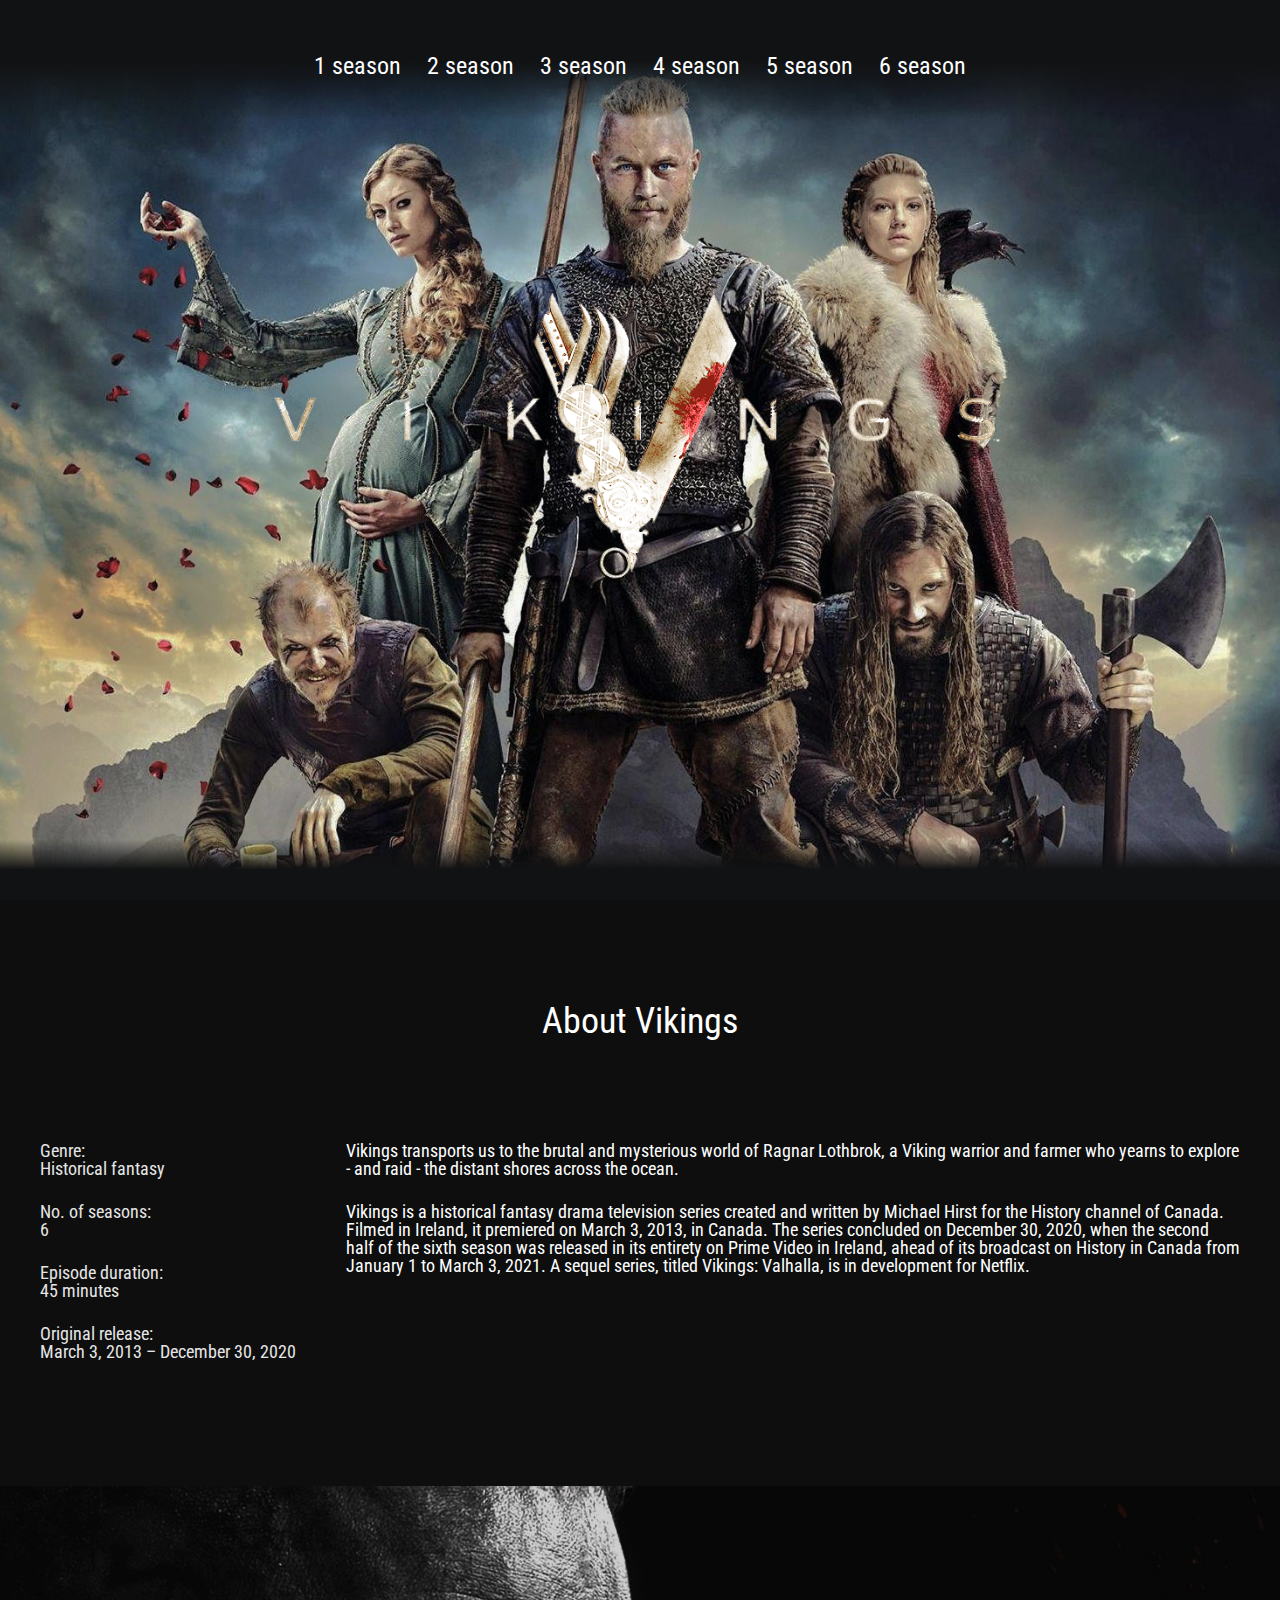
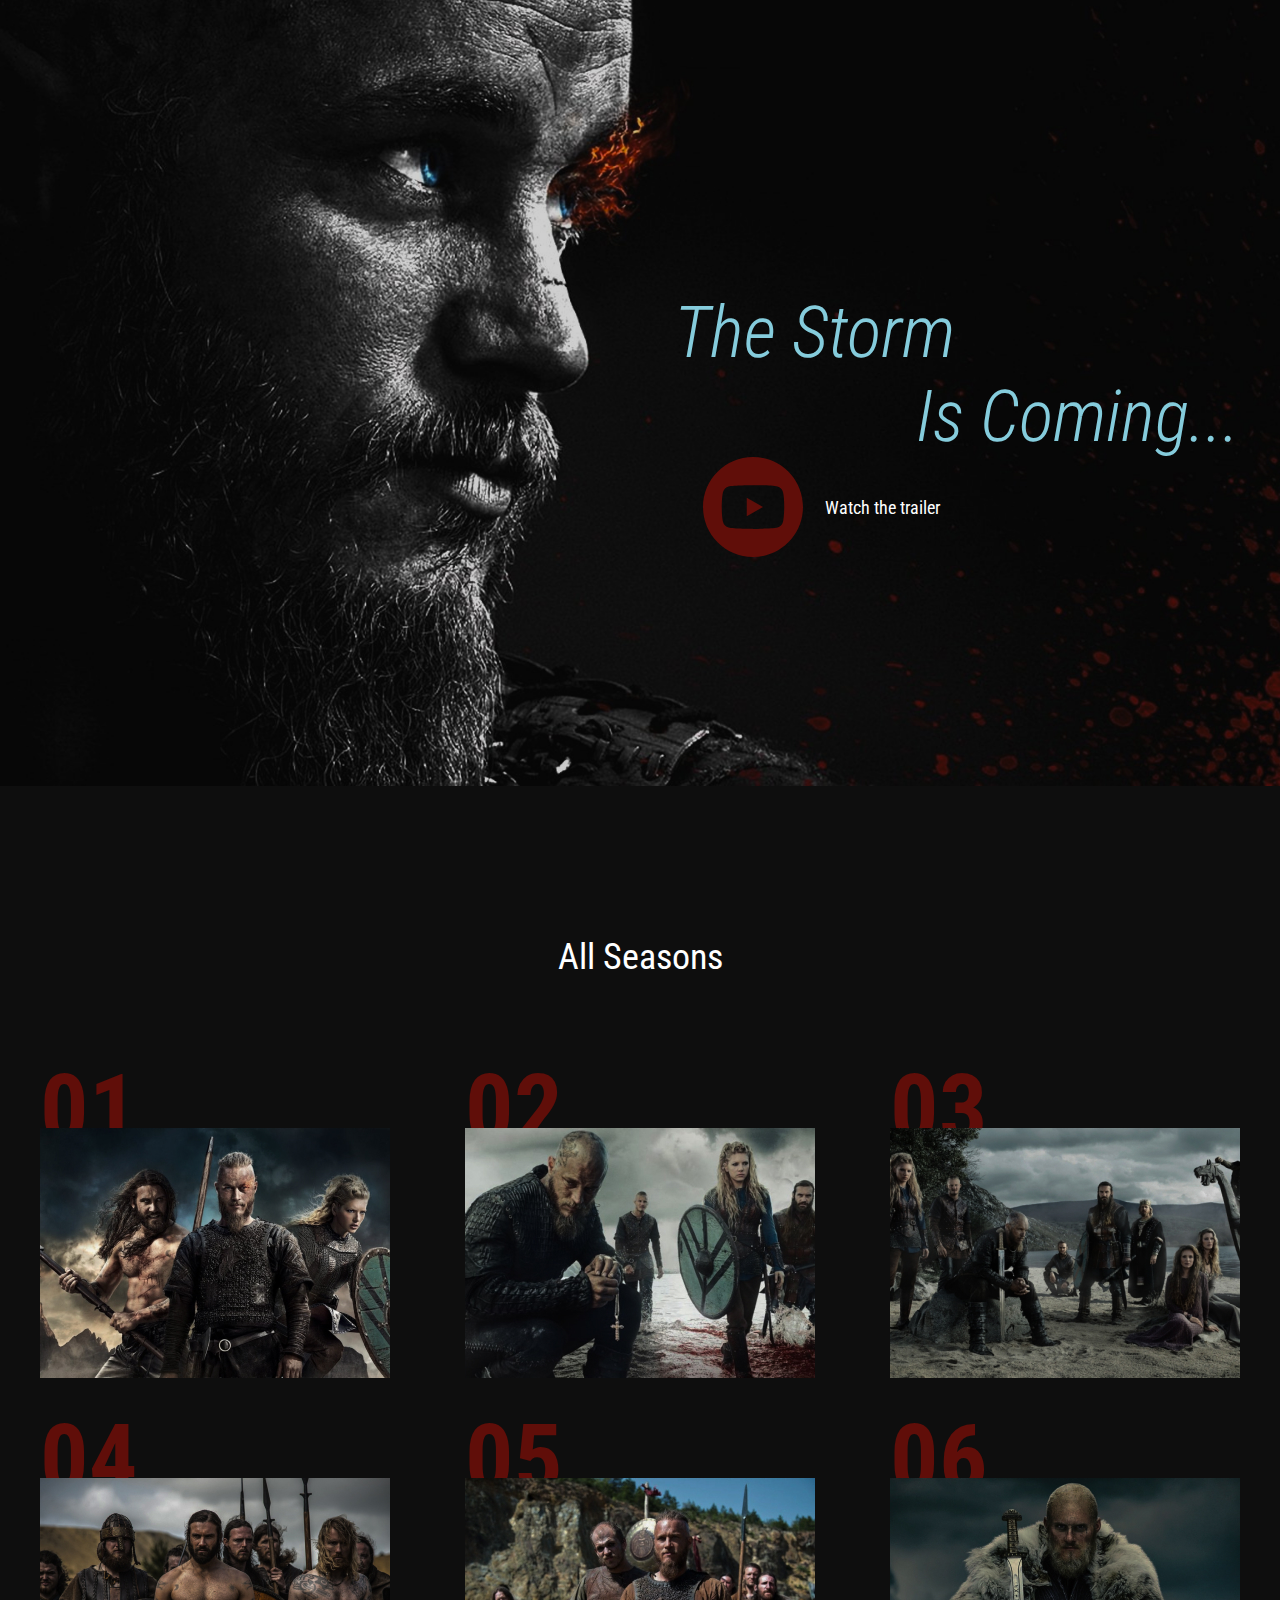
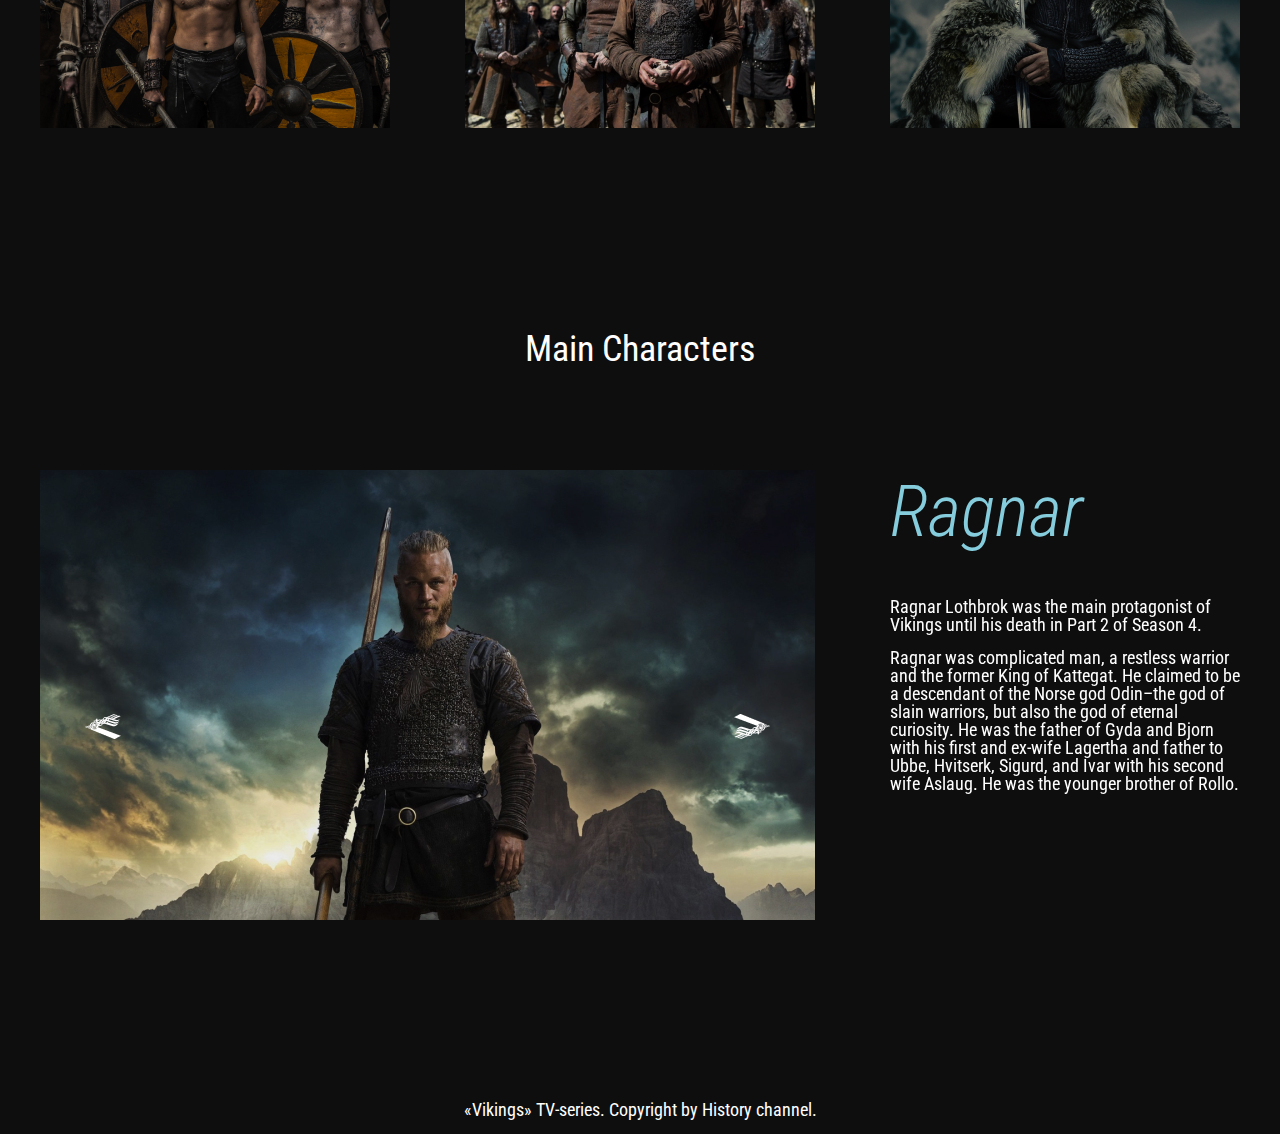
<file: index.html>
<!DOCTYPE html>
<html lang="en">
<head>
  <meta charset="UTF-8">
  <meta name="viewport" content="width=device-width, initial-scale=1.0">
  <meta http-equiv="X-UA-Compatible" content="ie=edge">
  <title>Vikings</title>
  <link rel="preconnect" href="https://fonts.gstatic.com">
  <link href="https://fonts.googleapis.com/css2?family=Roboto+Condensed:wght@300;400;700&display=swap" rel="stylesheet">
  <link rel="stylesheet" href="css/reset.css">
  <link rel="stylesheet" href="css/slick.css">
  <link rel="stylesheet" href="css/jquery.fancybox.css">
  <link rel="stylesheet" href="css/style.css">
</head>
<body>
  
  <!-- Header Start -->
  <header class="header">
    <nav class="menu">
      <button class="menu__btn">
        <span></span>
      </button>
      <ul class="menu__list">
        <li class="menu__list-item">
          <a class="menu__list-link"  href="season-1.html" >1 season</a>
        </li>
        <li class="menu__list-item">
          <a class="menu__list-link"  href="#" >2 season</a>
        </li>
        <li class="menu__list-item">
          <a class="menu__list-link"  href="#" >3 season</a>
        </li>
        <li class="menu__list-item">
          <a class="menu__list-link"  href="#" >4 season</a>
        </li>
        <li class="menu__list-item">
          <a class="menu__list-link"  href="#" >5 season</a>
        </li>
        <li class="menu__list-item">
          <a class="menu__list-link"  href="#" >6 season</a>
        </li>
      </ul>
    </nav>
    <div class="logo">
      <img class="logo__images" src="images/logo.png" alt="logo">
    </div>
  </header>
  <!-- Header End -->

  <!-- Section About Start -->
  <section class="about section-page">
    <div class="container">
      <h3 class="title">
        About Vikings
      </h3>
    <div class="about__inner">
        <ul class="about__info">
          <li class="about__info-item">
              Genre:
              <span>Historical fantasy</span>
          </li>
          <li class="about__info-item">
            No. of seasons:
            <span>6</span>
          </li>
          <li class="about__info-item">
          Episode duration:
          <span>45 minutes</span>
         </li>
          <li class="about__info-item">
            Original release:
            <span>March 3, 2013 –
              December 30, 2020</span>
          </li>
        </ul>
          <div class="about__text">
            <p>
              Vikings transports us to the brutal and mysterious world of Ragnar Lothbrok, a Viking warrior and farmer who yearns to explore - and raid - the distant shores across the ocean.
            </p>
            <p>
              Vikings is a historical fantasy drama television series created and written by Michael Hirst for the History channel of Canada. Filmed in Ireland, it premiered on March 3, 2013, in Canada. The series concluded on December 30, 2020, when the second half of the sixth season was released in its entirety on Prime Video in Ireland, ahead of its broadcast on History in Canada from January 1 to March 3, 2021. A sequel series, titled Vikings: Valhalla, is in development for Netflix.
            </p>
          </div>
      </div>
    </div>
  </section>
  <!-- Section About End -->

  <!-- Section Video Start -->
  <section class="video">
    <div class="container">
      <h3 class="video__text">
        <span>The Storm</span>
        Is Coming...
      </h3>
      <a class="video__btn" data-fancybox href="https://www.youtube.com/watch?v=KMqn16u6bxw">Watch the trailer</a>
    </div>
  </section>
  <!-- Section Video End -->

  <!-- Section Gallery Start -->
    <section class="seasons section-page">
      <div class="container">
        <h3 class="title">
          All Seasons
        </h3>
        <ol class="seasons__inner">
          <li class="seasons__item" style="  background-image: url('./images/seasons-image-1.jpg');">
            <a class="season__link" href="season-1.html">Watch</a>
          </li>
          <li class="seasons__item" style="  background-image: url('./images/seasons-image-2.jpg');">
            <a class="season__link" href="#">Watch</a>
          </li>
          <li class="seasons__item" style="  background-image: url('./images/seasons-image-3.jpg');">
            <a class="season__link" href="#">Watch</a>
          </li>
          <li class="seasons__item" style="  background-image: url('./images/seasons-image-4.jpg');">
            <a class="season__link" href="#">Watch</a>
          </li>
          <li class="seasons__item" style="  background-image: url('./images/seasons-image-5.jpg');">
            <a class="season__link" href="#">Watch</a>
          </li>
          <li class="seasons__item" style="  background-image: url('./images/seasons-image-6.jpg');">
            <a class="season__link" href="#">Watch</a>
          </li>
        </ol>
      </div>
    </section>
  <!-- Section Gallery End -->

  <!-- Section Heroes Start -->
    <section class="heroes section-page">
      <div class="container">
        <h3 class="title">
          Main Characters
        </h3>
        <div class="heroes__inner">
          <div class="heroes__slider-img">
            <img class="heroes__images" src="images/hero-1.jpg" alt="">
            <img class="heroes__images" src="images/hero-2.jpg" alt="">
            <img class="heroes__images" src="images/hero-3.jpg" alt="">
          </div>
          <div class="heroes__slider-text">
              <div class="heroes__text">
                <h4 class="heroes__name">Ragnar</h4>
                <p>
                  Ragnar Lothbrok was the main protagonist of Vikings until his death in Part 2 of Season 4.
                </p>
                <p>
                  Ragnar was complicated man, a restless warrior and the former King of Kattegat. He claimed to be a descendant of the Norse god Odin–the god of slain warriors, but also the god of eternal curiosity. He was the father of Gyda and Bjorn with his first and ex-wife Lagertha and father to Ubbe, Hvitserk, Sigurd, and Ivar with his second wife Aslaug. He was the younger brother of Rollo.
                </p>
              </div>
              <div class="heroes__text">
                <h4 class="heroes__name">Bjorn</h4>
                <p>
                  Björn or Bjorn Ironside is the King of Kattegat. He is the son of Ragnar and Lagertha and the oldest of Ragnar’s many sons.                </p>
                <p>
                  Intelligent and determined, Bjorn loves and admires his father above all men. Following in Ragnar’s footsteps, Bjorn desires to test himself as a fighter as well as an explorer. After fighting in battle without receiving one wound or scratch, he garnered the famous nickname “Bjorn Ironside.”                 </p>
              </div>
              <div class="heroes__text">
                <h4 class="heroes__name">Lagertha</h4>
                <p>
                  Lagertha was the first and ex-wife of Ragnar Lothbrok and the former Queen of Kattegat. Lagertha was an Earl, and a fierce shield-maiden. She fought in the shield-wall alongside the men.                </p>
                <p>
                  Since the loss of her daughter Gyda and her unborn child with Ragnar, Lagertha realized that Freyja's fertility is meant for another, and that it is the goddess' warrior aspect that speaks to her fellow Valkyrie. Lagertha remained fiercely independent when it came to protecting her family—and the throne, before being overthrown by Ivar, the youngest son of Ragnar with his second wife Aslaug who swears revenge on Lagertha for murdering his mother. She is later killed by one of Ragnar's sons Hvitserk, who mistakes her for Ivar in a form of a snake.                </p>
              </div>
          </div>
        </div>
      </div>
    </section> 
  <!-- Section Heroes End -->

  <!-- Footer Start -->
    <footer class="footer">
      <div class="container">
        <p class="copy">
          «Vikings» TV-series. Copyright by History channel.
        </p>
      </div>
    </footer>
  <!-- Footer End -->

  <script src="https://ajax.googleapis.com/ajax/libs/jquery/3.4.1/jquery.min.js"></script>
  <script src="js/slick.min.js"></script>
  <script src="js/jquery.fancybox.min.js"></script>
  <script src="js/main.js"></script>
</body>
</html>
</file>
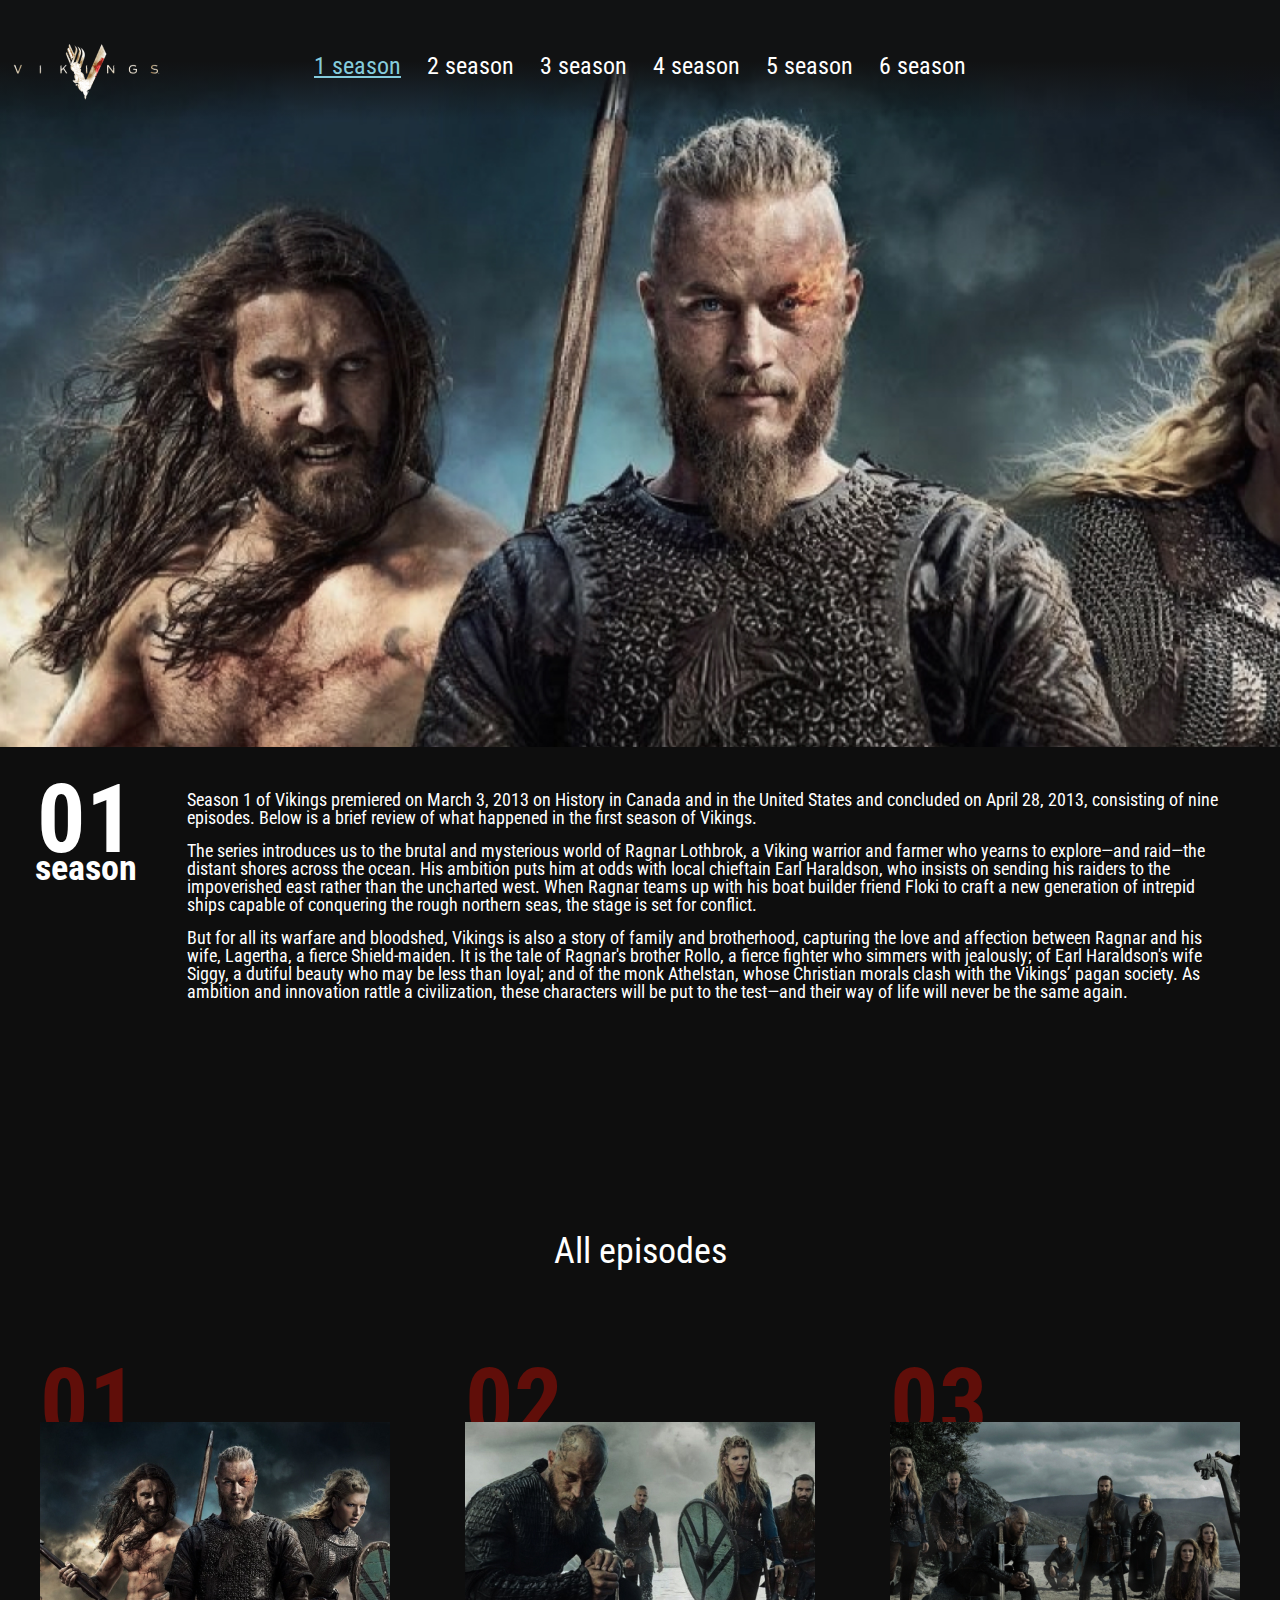
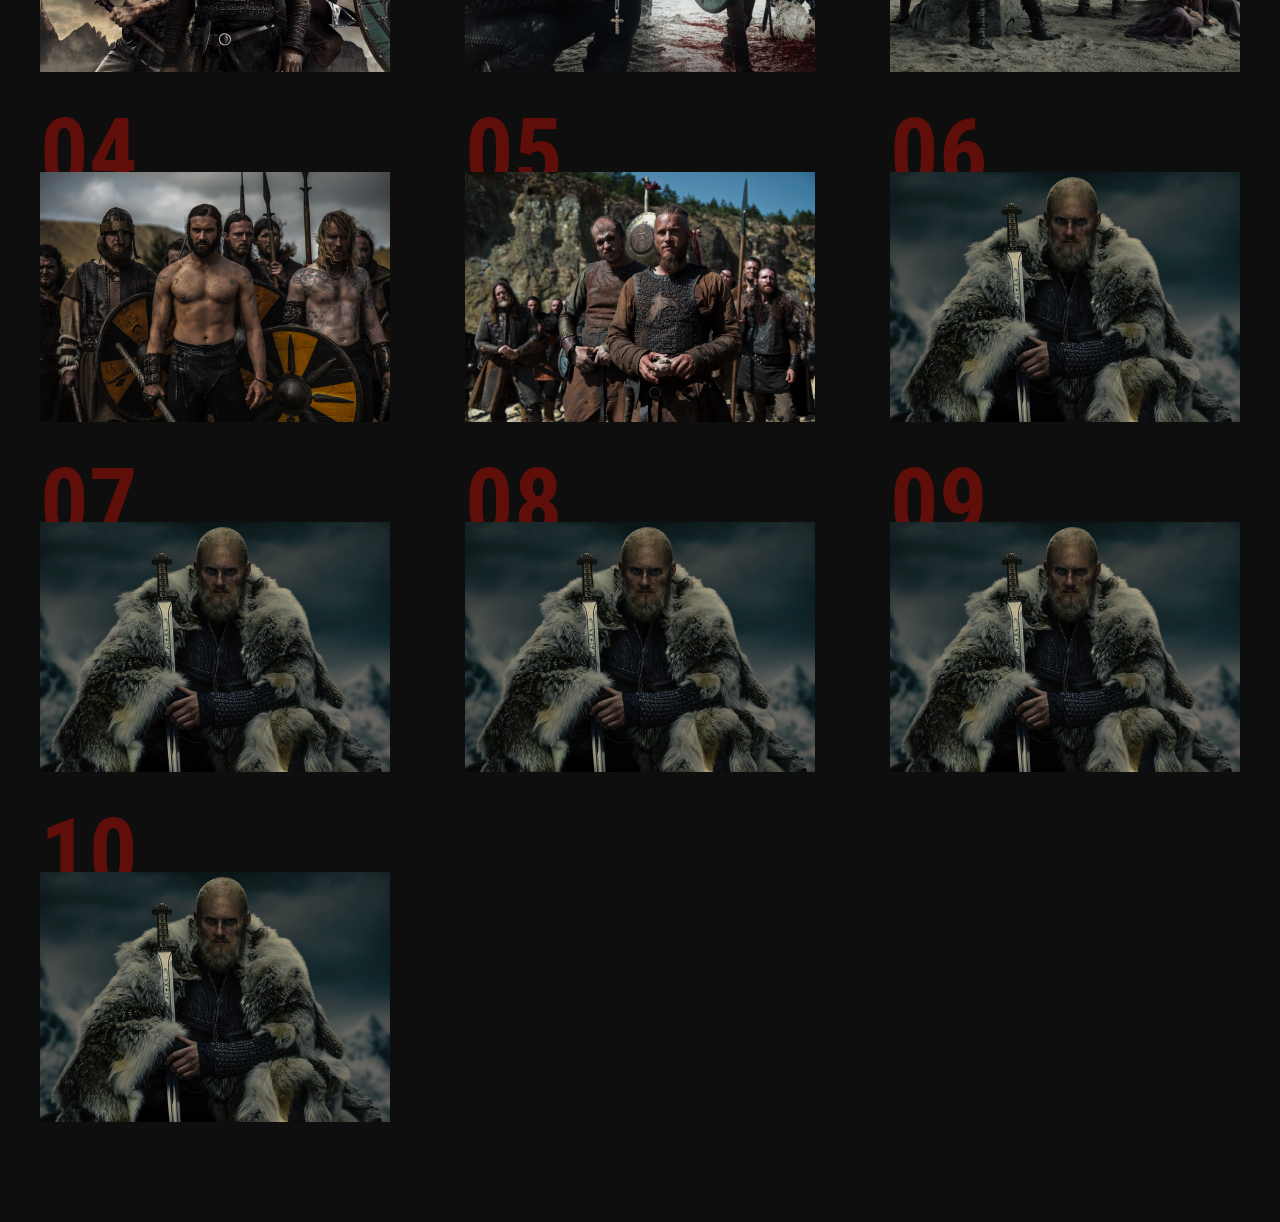
<file: season-1.html>
<!DOCTYPE html>
<html lang="en">
<head>
  <meta charset="UTF-8">
  <meta name="viewport" content="width=device-width, initial-scale=1.0">
  <meta http-equiv="X-UA-Compatible" content="ie=edge">
  <title>Season 1</title>
  <link rel="preconnect" href="https://fonts.gstatic.com">
  <link href="https://fonts.googleapis.com/css2?family=Roboto+Condensed:wght@300;400;700&display=swap" rel="stylesheet">
  <link rel="stylesheet" href="css/reset.css">
  <link rel="stylesheet" href="css/jquery.fancybox.css">
  <link rel="stylesheet" href="css/style.css">
</head>

<body>
  
    <header class="page-header">
        <nav class="menu">
            <button class="menu__btn">
                <span></span>
            </button>
            <div class="menu__container">
                <a class="page-logo" href="index.html">
                    <img src="images/season-1-logo.png" alt="logo">
                </a>
                <ul class="menu__list">
                    <li class="menu__list-item">
                        <a class="menu__list-link menu__list-link--active"  href="season-1.html" >1 season</a>
                    </li>
                    <li class="menu__list-item">
                        <a class="menu__list-link"  href="#" >2 season</a>
                    </li>
                    <li class="menu__list-item">
                        <a class="menu__list-link"  href="#" >3 season</a>
                    </li>
                    <li class="menu__list-item">
                        <a class="menu__list-link"  href="#" >4 season</a>
                    </li>
                    <li class="menu__list-item">
                        <a class="menu__list-link"  href="#" >5 season</a>
                    </li>
                    <li class="menu__list-item">
                        <a class="menu__list-link"  href="#" >6 season</a>
                    </li>
                </ul>
            </div>
        </nav>
        <div class="season-info">
            <div class="season-info__num">
                01
                <span>season</span>
            </div>
            <div class="season-info__text">
                <p>
                    Season 1 of Vikings premiered on March 3, 2013 on History in Canada and in the United States and concluded on April 28, 2013, consisting of nine episodes. Below is a brief review of what happened in the first season of Vikings.
                </p>
                <p>
                    The series introduces us to the brutal and mysterious world of Ragnar Lothbrok, a Viking warrior and farmer who yearns to explore—and raid—the distant shores across the ocean. His ambition puts him at odds with local chieftain Earl Haraldson, who insists on sending his raiders to the impoverished east rather than the uncharted west. When Ragnar teams up with his boat builder friend Floki to craft a new generation of intrepid ships capable of conquering the rough northern seas, the stage is set for conflict.    
                </p>
                <p>
                    But for all its warfare and bloodshed, Vikings is also a story of family and brotherhood, capturing the love and affection between Ragnar and his wife, Lagertha, a fierce Shield-maiden. It is the tale of Ragnar's brother Rollo, a fierce fighter who simmers with jealously; of Earl Haraldson's wife Siggy, a dutiful beauty who may be less than loyal; and of the monk Athelstan, whose Christian morals clash with the Vikings’ pagan society. As ambition and innovation rattle a civilization, these characters will be put to the test—and their way of life will never be the same again.
                </p>
            </div>
        </div>    
    </header>

    <!-- Section Gallery Start -->
    <section class="seasons section-page">
        <div class="container">
          <h3 class="title">
            All episodes
          </h3>
          <ol class="seasons__inner">
            <li class="seasons__item" style="  background-image: url('./images/seasons-image-1.jpg');">
              <a class="season__link" data-fancybox="gallery" href="https://www.youtube.com/watch?v=LG-ge2K7jxY?autoplay=0">Watch</a>
            </li>
            <li class="seasons__item" style="  background-image: url('./images/seasons-image-2.jpg');">
              <a class="season__link" data-fancybox="gallery"  href="#">Watch</a>
            </li>
            <li class="seasons__item" style="  background-image: url('./images/seasons-image-3.jpg');">
              <a class="season__link" data-fancybox="gallery"  href="#">Watch</a>
            </li>
            <li class="seasons__item" style="  background-image: url('./images/seasons-image-4.jpg');">
              <a class="season__link" data-fancybox="gallery"  href="#">Watch</a>
            </li>
            <li class="seasons__item" style="  background-image: url('./images/seasons-image-5.jpg');">
              <a class="season__link" data-fancybox="gallery"  href="#">Watch</a>
            </li>
            <li class="seasons__item" style="  background-image: url('./images/seasons-image-6.jpg');">
              <a class="season__link" data-fancybox="gallery"  href="#">Watch</a>
            </li>
            <li class="seasons__item" style="  background-image: url('./images/seasons-image-6.jpg');">
                <a class="season__link" data-fancybox="gallery"  href="#">Watch</a>
            </li>
            <li class="seasons__item" style="  background-image: url('./images/seasons-image-6.jpg');">
                <a class="season__link" data-fancybox="gallery"  href="#">Watch</a>
            </li>
            <li class="seasons__item" style="  background-image: url('./images/seasons-image-6.jpg');">
                <a class="season__link" data-fancybox="gallery"  href="#">Watch</a>
            </li>
            <li class="seasons__item" style="  background-image: url('./images/seasons-image-6.jpg');">
                <a class="season__link" data-fancybox="gallery"  href="#">Watch</a>
            </li>
          </ol>
        </div>
      </section>
    <!-- Section Gallery End -->
    
  <script src="https://ajax.googleapis.com/ajax/libs/jquery/3.4.1/jquery.min.js"></script>
  <script src="js/jquery.fancybox.min.js"></script>
  <script src="js/main.js"></script>
</body>
</html>
</file>
<file: css/style.css>
* {
  box-sizing: border-box;
}

body {
  background-color: #0e0e0e;
  color: #fff;
  font-family: "Roboto Condensed", sans-serif;
  font-size: 18px;
  font-weight: 400;
}

a {
  color: inherit;
  text-decoration: none;
}

ul {
  list-style: none;
}

.container {
  max-width: 1220px;
  padding: 0 10px;
  margin: 0 auto;
}

.section-page {
  padding: 100px 0;
}

.title {
  text-align: center;
  margin-bottom: 100px;
  font-size: 36px;
  line-height: 42px;
  font-weight: 400;
}

/* Header */

.header {
  background-image: url("../images/header-bg.jpg");
  height: 100vh;
  background-size: cover;
  background-repeat: no-repeat;
  background-position: center 50px;
  text-align: center;
  position: relative;
}

.header::after {
  content: "";
  position: absolute;
  height: 70px;
  bottom: 0;
  left: 0;
  width: 100%;
  background: linear-gradient(
    180deg,
    #111213 0%,
    #111213 43.62%,
    rgba(32, 31, 33, 0) 86.33%
  );
  transform: rotate(180deg);
}

.menu {
  padding: 50px 0 58px;
  background: linear-gradient(
    180deg,
    #111213 0%,
    #111213 43.62%,
    rgba(32, 31, 33, 0) 86.33%
  );
}

.menu__list {
  display: flex;
  justify-content: center;
}

.menu__list-item {
  padding: 0 13px;
}

.menu__list-link {
  font-size: 36px;
  line-height: 42px;
}

.menu__list-link:hover,
.menu__list-link--active {
  color: #85ccdc;
  text-decoration: underline;
}

.menu__btn {
  display: none;
}

.logo {
  padding-top: 17vh;
}

/* About Section */

.about__inner {
  display: flex;
}

.about__info {
  max-width: 375px;
  margin-right: 50px;
  flex: none;
}

.about__info-item {
  margin-bottom: 25px;
  color: #e5e5e5;
}

.about__info-item span {
  display: block;
}

.about__text p {
  margin-bottom: 25px;
}

/* Video Section */

.video {
  background-image: url("../images/video-bg.jpg");
  height: 100vh;
  background-size: cover;
  background-position: center center;
  background-repeat: no-repeat;
  text-align: right;
}

.video__text {
  font-size: 72px;
  font-style: italic;
  font-weight: 300;
  line-height: 84px;
  color: #85ccdc;
  padding-top: 45vh;
  margin-bottom: 40px;
}

.video__text span {
  display: block;
  padding-right: 285px;
}

.video__btn {
  padding-left: 122px;
  position: relative;
  margin-right: 300px;
}

.video__btn::before {
  content: "";
  position: absolute;
  width: 100px;
  height: 100px;
  left: 0;
  top: -40px;
  background-image: url("../images/video.svg");
}

/* Gallery Section */

.seasons {
  margin-top: 50px;
}

.seasons__inner {
  display: grid;
  grid-template-columns: repeat(auto-fill, minmax(280px, 1fr));
  grid-gap: 100px 75px; /* 100px margin by x, 75px by y  */
  counter-reset: number; /* set the counter name to "counter" */
  padding-top: 50px;
}

.seasons__item {
  height: 250px;
  background-repeat: no-repeat;
  background-size: cover;
  background-position: center center;
  list-style: none;
  position: relative;
  display: flex;
  justify-content: center;
  align-items: center;
  transition: all 0.3s ease;
}

.seasons__item::before {
  content: "0" counter(number);
  counter-increment: number;
  position: absolute;
  font-weight: bold;
  font-size: 96px;
  line-height: 112px;
  color: #600e09;
  left: 0;
  top: -75px;
  z-index: -1;
}

.seasons__item:nth-child(n + 10)::before {
  content: counter(number);
}

.seasons__item:hover::after {
  content: "";
  position: absolute;
  top: 0;
  left: 0;
  right: 0;
  bottom: 0;
  background: rgba(14, 14, 14, 0.8);
}

.seasons__item:hover .season__link {
  opacity: 1;
}

.season__link {
  font-size: 36px;
  line-height: 42px;
  padding: 12px 78px 11px;
  background-color: #0e0e0e;
  opacity: 0;
  transition: all 0.3s ease;
  z-index: 2;
}

/* Heroes Section */

.heroes__inner {
  display: flex;
  justify-content: space-between;
}

.heroes__slider-img {
  max-width: 775px;
}

.heroes__slider-text {
  max-width: 350px;
}

.slick-btn {
  position: absolute;
  top: 50%;
  transform: translateY(-50%);
  border: none;
  background-color: transparent;
  z-index: 5;
  cursor: pointer;
  outline: none;
}

.slick-prev {
  left: 38px;
}

.slick-next {
  right: 38px;
}

.heroes__name {
  font-style: italic;
  font-weight: 300;
  font-size: 72px;
  line-height: 84px;
  color: #85ccdc;
  margin-bottom: 44px;
}

.heroes__text p {
  margin-bottom: 15px;
}

/* Footer */

.copy {
  padding: 14px 0 15px;
  text-align: center;
}

/* Start Season 1 */

/* Hero section */
.page-header {
  background-image: url("../images/season-1-bg.jpg");
  background-repeat: no-repeat;
  background-position: center center;
  background-size: cover;
  height: 90vh;
  position: relative;
}

.menu__container {
  max-width: 1385px;
  margin: 0 auto;
  position: relative;
}

.page-logo {
  position: absolute;
  left: 0;
}

.season-info {
  position: absolute;
  max-width: 1385px;
  display: flex;
  padding: 44px 47px 64px 35px;
  background-color: #0e0e0e;
  bottom: 0;
  left: 0;
  right: 0;
  margin: 0 auto;
}

.season-info__num {
  font-weight: bold;
  font-size: 96px;
  line-height: 56px;
  text-align: center;
  margin-right: 50px;
}

.season-info__num span {
  display: block;
  font-size: 36px;
  line-height: 42px;
}

.season-info__text p {
  margin-bottom: 15px;
}

/* End Season 1 */

/* Responsive design Index.html */

/* Start Media Index.html */

@media (max-width: 1420px) {
  .page-logo {
    left: 10px;
    top: -6px;
  }
}

@media (max-width: 1366px) {
  .logo__images {
    width: 60%;
  }

  .menu__list-link {
    font-size: 24px;
    line-height: 32px;
  }

  .page-header {
    height: 120vh;
  }
}

@media (max-width: 1200px) {
  .heroes__inner {
    display: block;
  }

  .heroes__slider-img {
    max-width: 100%;
  }

  .heroes__slider-text {
    min-width: 100%;
    padding-top: 50px;
  }
}

@media (max-width: 1088px) {
  .seasons__item {
    height: 340px;
  }
}

@media (max-width: 992px) {
  .page-logo {
    display: none;
  }
}

@media (max-width: 768px) {
  body {
    font-size: 16px;
    line-height: 19px;
  }

  .about__inner {
    display: block;
  }

  .section-page {
    padding: 50px 0;
  }

  .title {
    margin-bottom: 50px;
    font-size: 28px;
    line-height: 36px;
  }

  .video__text {
    font-size: 48px;
    line-height: 56px;
  }

  .video__text span {
    padding-right: 200px;
  }

  .video__btn {
    margin-right: 0;
    padding-left: 62px;
  }

  .video__btn::before {
    width: 50px;
    height: 50px;
    background-size: cover;
    top: -16px;
  }

  .seasons__inner {
    grid-gap: 80px 35px;
  }

  .heroes__name {
    font-size: 46px;
    line-height: 56px;
    margin-bottom: 25px;
  }

  .season-info {
    display: block;
    text-align: left;
    padding: 30px 10px 0 10px;
    bottom: 0;
  }

  .season-info__num {
    font-size: 50px;
    line-height: 26px;
    margin-bottom: 15px;
  }

  .season-info__num span {
    font-size: 25px;
    line-height: 32px;
  }
}

@media (max-width: 640px) {
  .menu {
    text-align: center;
    padding: 0;
    background: linear-gradient(
      180deg,
      #111213 0%,
      #111213 10%,
      rgba(32, 31, 33, 0) 86.33%
    );
  }

  .menu__list {
    display: block;
    transform: translateY(-130%);
    transition: all 0.3s ease;
  }

  .menu__list--active {
    padding-top: 100px 0 50px;
    background-color: #0e0e0e;
    transform: translateY(0%);
    z-index: 10;
  }

  .menu__list-link {
    display: block;
    padding: 20px 0;
  }

  .menu__btn {
    display: block;
    width: 50px;
    height: 40px;
    cursor: pointer;
    position: absolute;
    right: 10px;
    top: 20px;
    z-index: 100;
    display: flex;
    align-items: center;
    background-color: transparent;
    border: none;
    padding: 0;
    outline: none;
  }

  .menu__btn span {
    width: 100%;
    background-color: #fff;
    height: 5px;
  }

  .menu__btn::after,
  .menu__btn::before {
    content: "";
    width: 100%;
    background-color: #fff;
    height: 5px;
    position: absolute;
  }

  .menu__btn::after {
    bottom: 0;
    left: 0;
  }

  .menu__btn::before {
    top: 0;
    left: 0;
  }

  .logo {
    padding-top: 5vh;
  }

  .page-logo {
    display: block;
    z-index: 10;
    top: 22px;
  }

  .seasons__item {
    height: 435px;
  }

  .page-header {
    height: 160vh;
  }
}

@media (max-width: 414px) {
  .seasons__item {
    height: 200px;
  }
}

@media (max-width: 374px) {
  .page-header {
    height: 200vh;
  }
}
</file>
